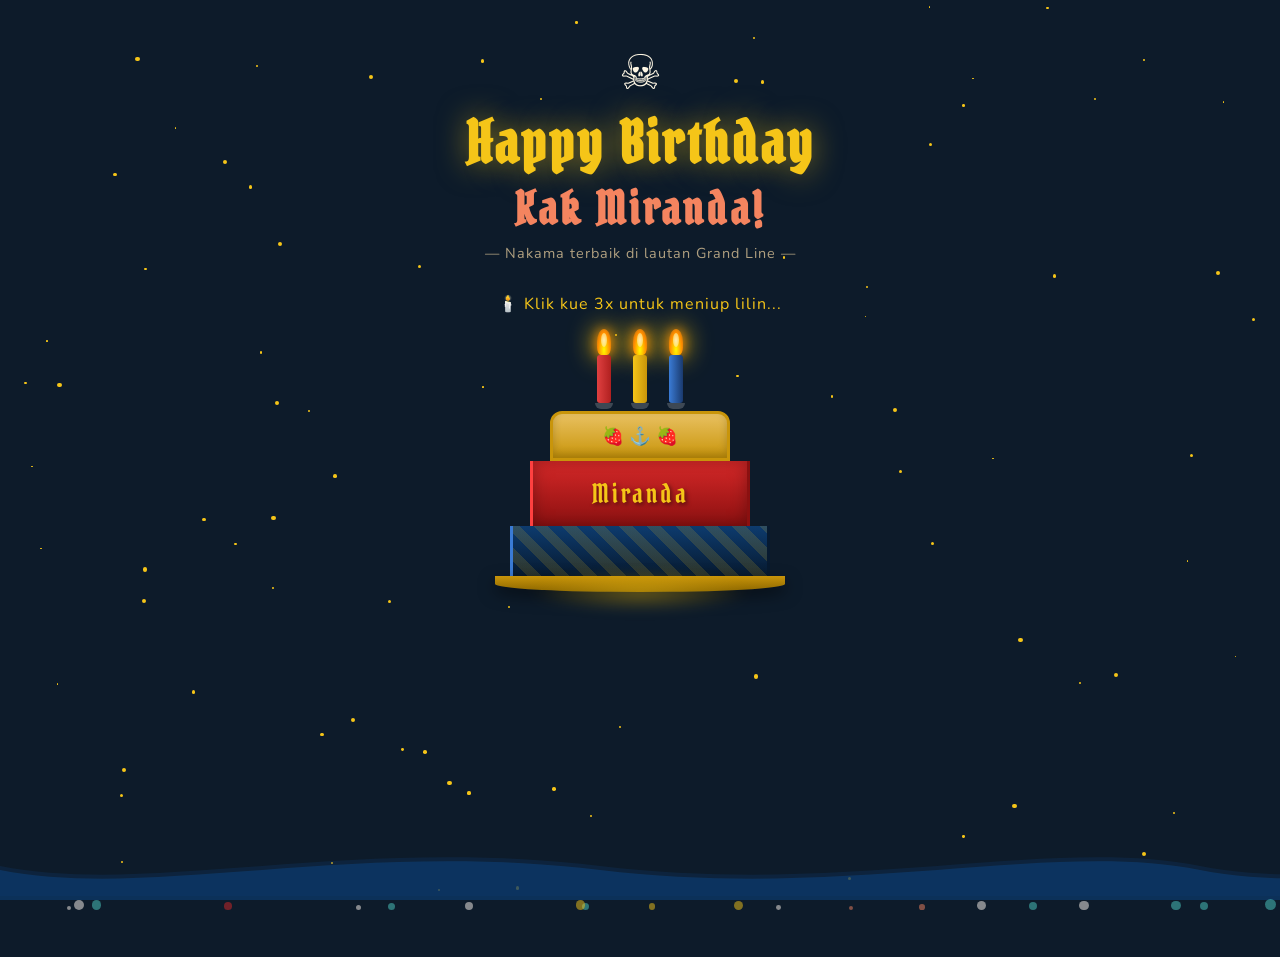
<file: index.html>
<!DOCTYPE html>
<html lang="id">
<head>
  <meta charset="UTF-8"/>
  <meta name="viewport" content="width=device-width, initial-scale=1.0"/>
  <title>Happy Birthday Kak Miranda! 🏴‍☠️</title>
  <link rel="stylesheet" href="style.css"/>
  <link href="https://fonts.googleapis.com/css2?family=Pirata+One&family=Nunito:wght@400;700;800;900&display=swap" rel="stylesheet"/>
</head>
<body class="main-page">

  <!-- Stars -->
  <div class="stars" id="stars"></div>

  <!-- Ocean -->
  <div class="ocean">
    <div class="wave"></div>
    <div class="wave wave2"></div>
  </div>

  <!-- Floating particles -->
  <div class="particles" id="particles"></div>

  <div class="main-wrapper">

    <div class="top-banner">
      <span class="jolly-roger">☠</span>
      <h1 class="main-title">Happy Birthday</h1>
      <h2 class="name-title">Kak Miranda!</h2>
      <p class="subtitle">— Nakama terbaik di lautan Grand Line —</p>
    </div>

    <!-- Cake Section -->
    <div class="cake-section">
      <p class="hint-text" id="hintText">🕯️ Klik kue 3x untuk meniup lilin...</p>

      <div class="cake-wrap" id="cakeWrap" onclick="blowCandle()">
        <div class="cake-glow" id="cakeGlow"></div>

        <!-- Candles -->
        <div class="candles" id="candles">
          <div class="candle" id="c1">
            <div class="flame" id="f1">
              <div class="flame-inner"></div>
            </div>
            <div class="candle-body c-red"></div>
            <div class="candle-drip"></div>
          </div>
          <div class="candle" id="c2">
            <div class="flame" id="f2">
              <div class="flame-inner"></div>
            </div>
            <div class="candle-body c-gold"></div>
            <div class="candle-drip"></div>
          </div>
          <div class="candle" id="c3">
            <div class="flame" id="f3">
              <div class="flame-inner"></div>
            </div>
            <div class="candle-body c-navy"></div>
            <div class="candle-drip"></div>
          </div>
        </div>

        <!-- Cake layers -->
        <div class="cake">
          <div class="cake-top">
            <div class="cake-deco">🍓 ⚓ 🍓</div>
          </div>
          <div class="cake-mid">
            <span class="cake-text">Miranda</span>
          </div>
          <div class="cake-bot">
            <div class="cake-stripe"></div>
          </div>
          <div class="cake-plate"></div>
        </div>
      </div>

      <!-- Click indicator rings -->
      <div class="click-rings" id="clickRings">
        <div class="ring r1" id="ring1"></div>
        <div class="ring r2" id="ring2"></div>
        <div class="ring r3" id="ring3"></div>
      </div>
    </div>

    <!-- Open message button -->
    <div class="open-btn-wrap" id="openBtnWrap">
      <div class="btn-sparkles">✦ ✦ ✦</div>
      <a href="yes.html" class="btn-open">
        💌 Buka Pesannya 💌
      </a>
      <div class="btn-sparkles">✦ ✦ ✦</div>
    </div>

  </div>

  <script src="script.js"></script>
</body>
</html>
</file>
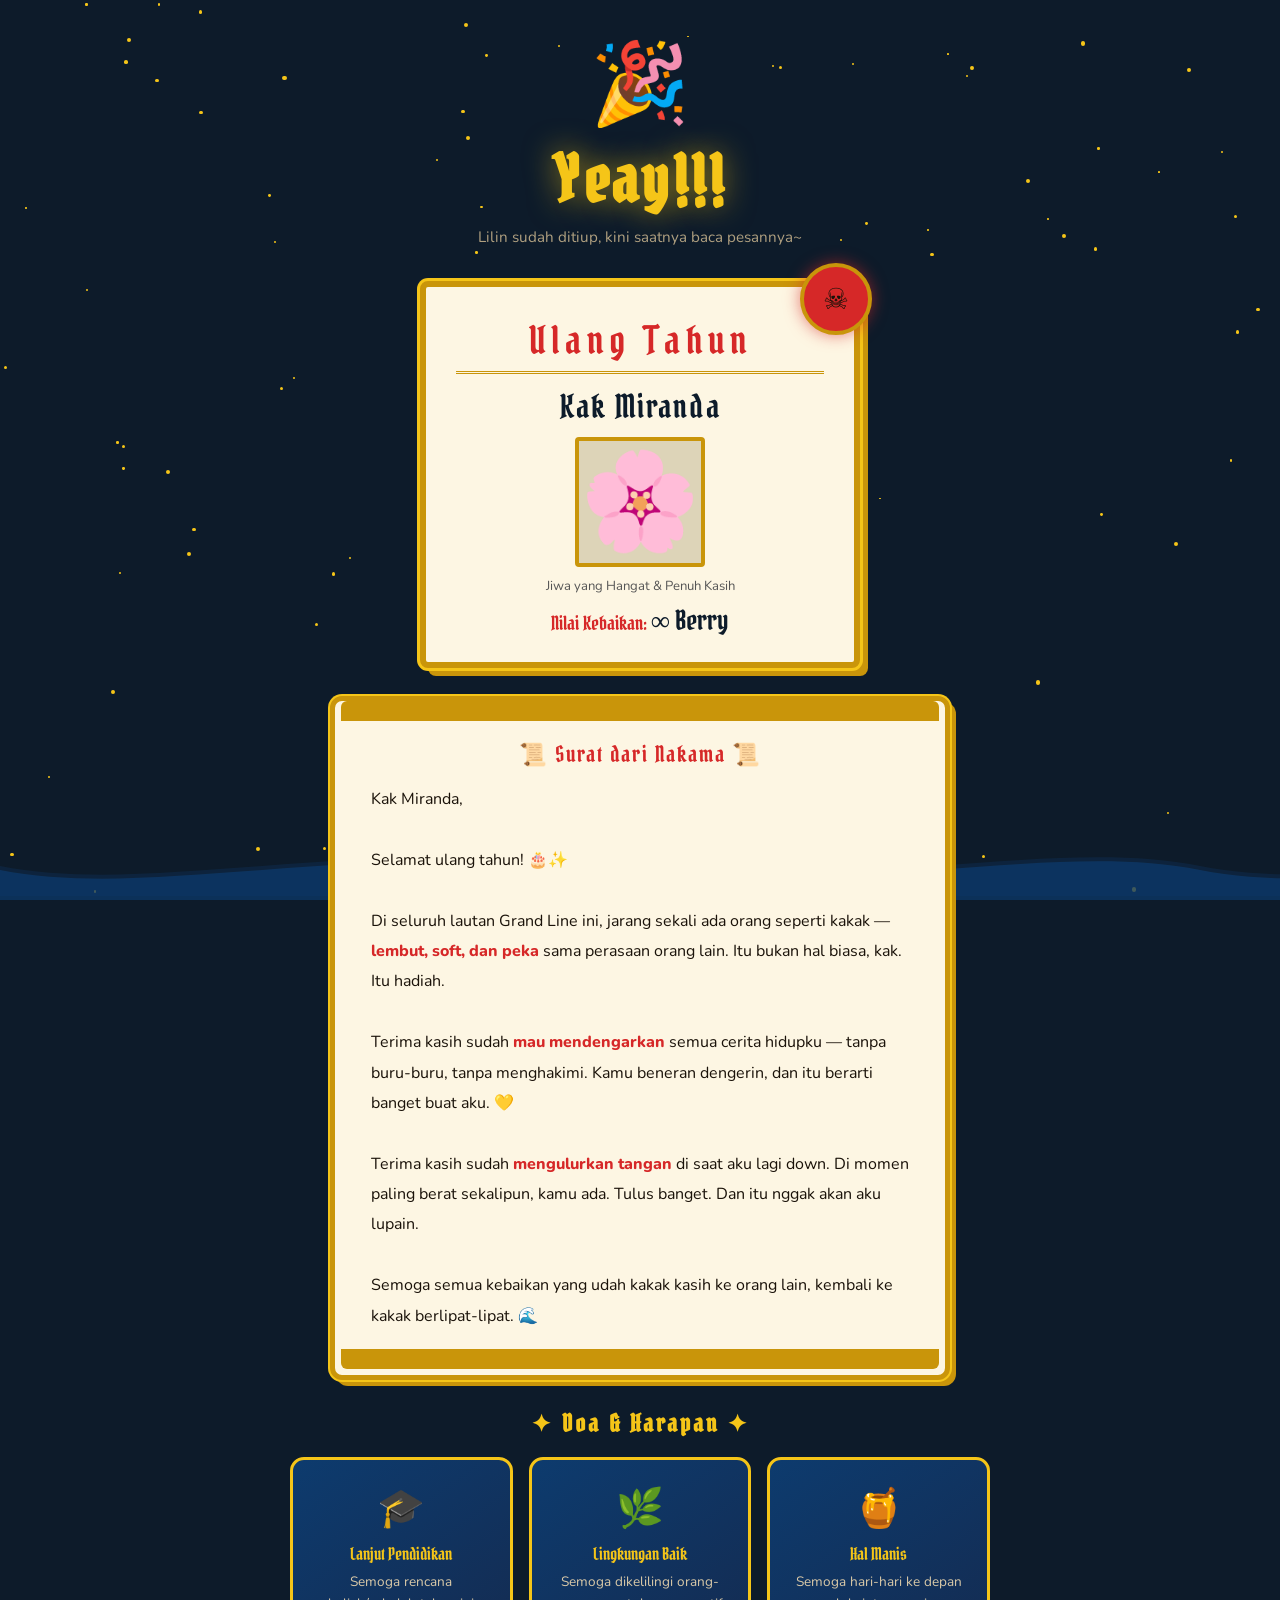
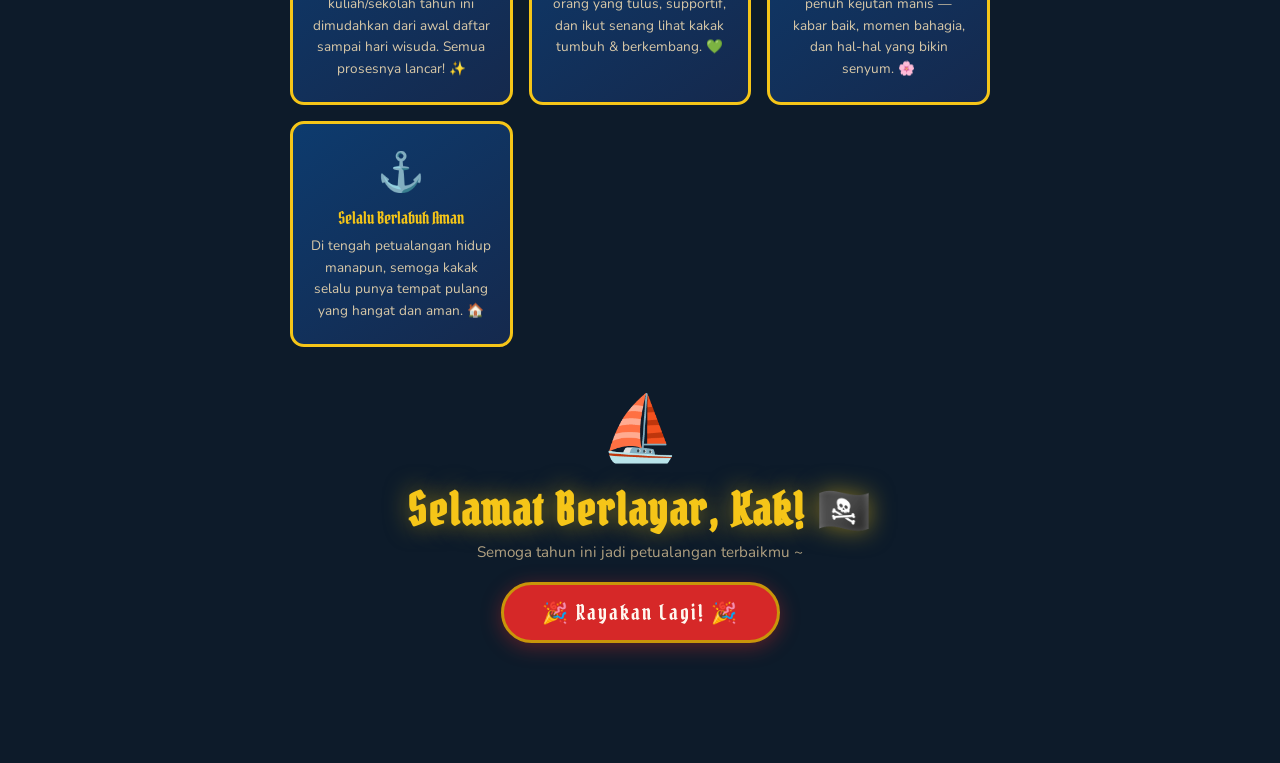
<file: yes.html>
<!DOCTYPE html>
<html lang="id">
<head>
  <meta charset="UTF-8"/>
  <meta name="viewport" content="width=device-width, initial-scale=1.0"/>
  <title>Pesan untuk Kak Miranda 💌</title>
  <link rel="stylesheet" href="style.css"/>
  <link href="https://fonts.googleapis.com/css2?family=Pirata+One&family=Nunito:wght@400;700;800;900&display=swap" rel="stylesheet"/>
</head>
<body class="yes-page">

  <!-- Stars -->
  <div class="stars" id="stars"></div>

  <!-- Confetti container -->
  <div id="confettiContainer"></div>

  <!-- Ocean -->
  <div class="ocean">
    <div class="wave"></div>
    <div class="wave wave2"></div>
  </div>

  <div class="yes-wrapper">

    <!-- Boom header -->
    <div class="boom-header" id="boomHeader">
      <div class="boom-emoji">🎉</div>
      <h1 class="boom-title">Yeay!!!</h1>
      <p class="boom-sub">Lilin sudah ditiup, kini saatnya baca pesannya~</p>
    </div>

    <!-- Wanted poster -->
    <div class="wanted-card reveal-item" id="wantedCard">
      <div class="seal">☠</div>
      <div class="wanted-label">Ulang Tahun</div>
      <div class="wanted-name">Kak Miranda</div>
      <div class="wanted-img-wrap">🌸</div>
      <p class="wanted-desc">Jiwa yang Hangat &amp; Penuh Kasih</p>
      <div class="wanted-bounty">Nilai Kebaikan: <span>∞ Berry</span></div>
    </div>

    <!-- Scroll message -->
    <div class="scroll-container reveal-item" id="scrollMsg">
      <span class="scroll-bar top-bar"></span>
      <div class="scroll-title">📜 Surat dari Nakama 📜</div>
      <div class="scroll-body">
        <p>Kak Miranda,</p>
        <br>
        <p>Selamat ulang tahun! 🎂✨</p>
        <br>
        <p>Di seluruh lautan Grand Line ini, jarang sekali ada orang seperti kakak — <strong>lembut, soft, dan peka</strong> sama perasaan orang lain. Itu bukan hal biasa, kak. Itu hadiah.</p>
        <br>
        <p>Terima kasih sudah <strong>mau mendengarkan</strong> semua cerita hidupku — tanpa buru-buru, tanpa menghakimi. Kamu beneran dengerin, dan itu berarti banget buat aku. 💛</p>
        <br>
        <p>Terima kasih sudah <strong>mengulurkan tangan</strong> di saat aku lagi down. Di momen paling berat sekalipun, kamu ada. Tulus banget. Dan itu nggak akan aku lupain.</p>
        <br>
        <p>Semoga semua kebaikan yang udah kakak kasih ke orang lain, kembali ke kakak berlipat-lipat. 🌊</p>
      </div>
      <span class="scroll-bar bot-bar"></span>
    </div>

    <!-- Doa cards -->
    <div class="doa-section reveal-item" id="doaSection">
      <h3 class="doa-heading">✦ Doa &amp; Harapan ✦</h3>
      <div class="doa-grid">
        <div class="doa-card">
          <span class="doa-icon">🎓</span>
          <div class="doa-title">Lanjut Pendidikan</div>
          <div class="doa-text">Semoga rencana kuliah/sekolah tahun ini dimudahkan dari awal daftar sampai hari wisuda. Semua prosesnya lancar! ✨</div>
        </div>
        <div class="doa-card">
          <span class="doa-icon">🌿</span>
          <div class="doa-title">Lingkungan Baik</div>
          <div class="doa-text">Semoga dikelilingi orang-orang yang tulus, supportif, dan ikut senang lihat kakak tumbuh &amp; berkembang. 💚</div>
        </div>
        <div class="doa-card">
          <span class="doa-icon">🍯</span>
          <div class="doa-title">Hal Manis</div>
          <div class="doa-text">Semoga hari-hari ke depan penuh kejutan manis — kabar baik, momen bahagia, dan hal-hal yang bikin senyum. 🌸</div>
        </div>
        <div class="doa-card">
          <span class="doa-icon">⚓</span>
          <div class="doa-title">Selalu Berlabuh Aman</div>
          <div class="doa-text">Di tengah petualangan hidup manapun, semoga kakak selalu punya tempat pulang yang hangat dan aman. 🏠</div>
        </div>
      </div>
    </div>

    <!-- Final message -->
    <div class="final-msg reveal-item" id="finalMsg">
      <div class="ship-float">⛵</div>
      <h2 class="final-title">Selamat Berlayar, Kak! 🏴‍☠️</h2>
      <p class="final-sub">Semoga tahun ini jadi petualangan terbaikmu ~</p>
      <button class="btn-again" onclick="launchConfetti()">🎉 Rayakan Lagi! 🎉</button>
    </div>

  </div>

  <script src="yes-script.js"></script>
</body>
</html>
</file>
<file: style.css>
/* =============================================
   style.css — One Piece Birthday Theme
   ============================================= */

:root {
  --cream:    #fdf6e3;
  --gold:     #f5c518;
  --dark-gold:#c9950a;
  --navy:     #0d1b2a;
  --navy-mid: #0d3b6e;
  --red:      #d62828;
  --warm:     #f4845f;
  --white:    #fff8f0;
  --ink:      #1a1209;
  --text-dim: #b0a080;
  --card-bg:  linear-gradient(145deg, #0d3b6e, #15294d);
}

/* ===== RESET ===== */
*, *::before, *::after { margin: 0; padding: 0; box-sizing: border-box; }

html { scroll-behavior: smooth; }

body {
  font-family: 'Nunito', sans-serif;
  background: var(--navy);
  color: var(--cream);
  overflow-x: hidden;
  min-height: 100vh;
  cursor: url("data:image/svg+xml,%3Csvg xmlns='http://www.w3.org/2000/svg' width='28' height='28' viewBox='0 0 28 28'%3E%3Ctext y='22' font-size='22'%3E⚓%3C/text%3E%3C/svg%3E") 14 14, auto;
}

/* ===== STARS ===== */
.stars {
  position: fixed; top: 0; left: 0;
  width: 100%; height: 100%;
  pointer-events: none; z-index: 0;
  overflow: hidden;
}
.star {
  position: absolute;
  background: var(--gold);
  border-radius: 50%;
  animation: twinkle 3s ease-in-out infinite alternate;
}
@keyframes twinkle {
  0%   { opacity: .15; transform: scale(1); }
  100% { opacity: 1;   transform: scale(1.8); }
}

/* ===== OCEAN / WAVE ===== */
.ocean {
  position: fixed; bottom: 0; left: 0;
  width: 100%; height: 80px;
  z-index: 0; pointer-events: none;
}
.wave {
  position: absolute; bottom: 0;
  width: 200%; height: 60px;
  background: url("data:image/svg+xml,%3Csvg xmlns='http://www.w3.org/2000/svg' viewBox='0 0 1200 60'%3E%3Cpath d='M0,30 C150,60 350,0 600,30 C850,60 1050,0 1200,30 L1200,60 L0,60 Z' fill='%230d3b6e' opacity='0.7'/%3E%3C/svg%3E") repeat-x;
  animation: wave-move 7s linear infinite;
}
.wave2 {
  animation: wave-move 10s linear infinite reverse;
  opacity: .4; bottom: 4px;
}
@keyframes wave-move {
  0%   { transform: translateX(0); }
  100% { transform: translateX(-50%); }
}

/* ===== PARTICLES ===== */
.particles {
  position: fixed; top: 0; left: 0;
  width: 100%; height: 100%;
  pointer-events: none; z-index: 0;
}
.particle {
  position: absolute;
  border-radius: 50%;
  animation: particle-float linear infinite;
  opacity: .5;
}
@keyframes particle-float {
  0%   { transform: translateY(100vh) rotate(0deg); opacity: .5; }
  100% { transform: translateY(-10vh) rotate(360deg); opacity: 0; }
}

/* ===== CONFETTI ===== */
.confetti-piece {
  position: fixed;
  pointer-events: none;
  z-index: 9999;
  animation: confetti-fall linear forwards;
  border-radius: 2px;
}
@keyframes confetti-fall {
  0%   { transform: translateY(-10vh) rotate(0deg)   translateX(0); opacity: 1; }
  100% { transform: translateY(110vh) rotate(720deg) translateX(var(--dx, 0px)); opacity: 0; }
}

/* =============================================
   INDEX PAGE
   ============================================= */
.main-page { }

.main-wrapper {
  position: relative; z-index: 1;
  max-width: 700px; margin: 0 auto;
  padding: 40px 20px 120px;
  display: flex; flex-direction: column; align-items: center;
}

/* Top banner */
.top-banner { text-align: center; margin-bottom: 10px; }
.jolly-roger {
  font-size: 3rem; display: block;
  animation: spin-slow 12s linear infinite;
}
@keyframes spin-slow {
  0%   { transform: rotate(0deg); }
  100% { transform: rotate(360deg); }
}
.main-title {
  font-family: 'Pirata One', cursive;
  font-size: clamp(2.2rem, 6vw, 3.6rem);
  color: var(--gold);
  text-shadow: 0 0 30px rgba(245,197,24,.5);
  letter-spacing: 3px;
  animation: glow-pulse 3s ease-in-out infinite;
}
@keyframes glow-pulse {
  0%, 100% { text-shadow: 0 0 20px rgba(245,197,24,.4); }
  50%       { text-shadow: 0 0 40px rgba(245,197,24,.9), 0 0 80px rgba(245,197,24,.3); }
}
.name-title {
  font-family: 'Pirata One', cursive;
  font-size: clamp(1.8rem, 5vw, 2.8rem);
  color: var(--warm);
  letter-spacing: 4px;
}
.subtitle {
  font-size: .9rem; color: var(--text-dim);
  margin-top: 6px; letter-spacing: 1px;
}

/* Cake section */
.cake-section {
  display: flex; flex-direction: column; align-items: center;
  margin: 20px 0;
}
.hint-text {
  font-size: 1rem; color: var(--gold);
  margin-bottom: 14px; letter-spacing: 1px;
  animation: hint-bounce .8s ease-in-out infinite alternate;
}
@keyframes hint-bounce {
  0%   { transform: translateY(0); }
  100% { transform: translateY(-4px); }
}

.cake-wrap {
  position: relative; cursor: pointer;
  transition: transform .15s;
  -webkit-tap-highlight-color: transparent;
}
.cake-wrap:active { transform: scale(.97); }

/* Glow under cake */
.cake-glow {
  position: absolute; bottom: -20px; left: 50%;
  transform: translateX(-50%);
  width: 220px; height: 40px;
  background: radial-gradient(ellipse, rgba(245,197,24,.4), transparent 70%);
  filter: blur(6px);
  transition: opacity .5s;
}

/* Candles */
.candles {
  display: flex; gap: 18px;
  justify-content: center;
  margin-bottom: 2px;
  position: relative; z-index: 2;
}
.candle { display: flex; flex-direction: column; align-items: center; }

.flame {
  width: 14px; height: 26px;
  background: radial-gradient(ellipse at 50% 80%, #fff700, #ff8c00 60%, transparent 100%);
  border-radius: 50% 50% 30% 30%;
  position: relative;
  animation: flicker .4s ease-in-out infinite alternate;
  filter: drop-shadow(0 0 6px #ff8c00) drop-shadow(0 0 12px #ffcc00);
  transition: opacity .5s, transform .5s;
}
.flame-inner {
  position: absolute; top: 4px; left: 50%; transform: translateX(-50%);
  width: 6px; height: 14px;
  background: radial-gradient(ellipse, #fff, #ffe680 80%, transparent);
  border-radius: 50%;
  opacity: .7;
}
@keyframes flicker {
  0%   { transform: scaleX(1)   scaleY(1)   rotate(-2deg); }
  100% { transform: scaleX(.85) scaleY(1.1) rotate(2deg); }
}
.flame.blown {
  opacity: 0; transform: scaleX(0) scaleY(0);
}

.candle-body {
  width: 14px; height: 48px;
  border-radius: 3px;
  position: relative;
}
.c-red  { background: linear-gradient(to right, #e04040, #b02020); }
.c-gold { background: linear-gradient(to right, #f5c518, #c9950a); }
.c-navy { background: linear-gradient(to right, #3a7bd5, #1a3a6e); }

.candle-drip {
  width: 18px; height: 6px;
  border-radius: 0 0 6px 6px;
  background: rgba(255,255,255,.2);
}

/* Cake layers */
.cake { display: flex; flex-direction: column; align-items: center; }
.cake-top {
  width: 180px; height: 50px;
  background: linear-gradient(to bottom, #e8c060, #c9950a);
  border-radius: 12px 12px 0 0;
  display: flex; align-items: center; justify-content: center;
  border: 3px solid var(--dark-gold);
  box-shadow: inset 0 -4px 8px rgba(0,0,0,.2);
}
.cake-deco { font-size: 1.1rem; }

.cake-mid {
  width: 220px; height: 65px;
  background: linear-gradient(to bottom, #d62828, #8b1010);
  display: flex; align-items: center; justify-content: center;
  border-left: 3px solid #ff4040;
  border-right: 3px solid #8b1010;
  box-shadow: inset 0 0 16px rgba(0,0,0,.3);
}
.cake-text {
  font-family: 'Pirata One', cursive;
  font-size: 1.6rem; color: var(--gold);
  text-shadow: 2px 2px 4px rgba(0,0,0,.5);
  letter-spacing: 3px;
}

.cake-bot {
  width: 260px; height: 50px;
  background: linear-gradient(to bottom, #0d3b6e, #071a30);
  border-left: 3px solid #3a7bd5;
  border-right: 3px solid #071a30;
  overflow: hidden;
  display: flex; align-items: center;
}
.cake-stripe {
  width: 100%; height: 100%;
  background: repeating-linear-gradient(
    45deg, transparent, transparent 10px,
    rgba(245,197,24,.15) 10px, rgba(245,197,24,.15) 20px
  );
}

.cake-plate {
  width: 290px; height: 16px;
  background: linear-gradient(to bottom, #c9950a, #8a6500);
  border-radius: 0 0 50% 50%;
  box-shadow: 0 6px 16px rgba(0,0,0,.5);
}

/* Click rings */
.click-rings { position: relative; margin-top: 10px; height: 40px; }
.ring {
  position: absolute; left: 50%; top: 50%;
  transform: translate(-50%, -50%) scale(0);
  border-radius: 50%;
  border: 3px solid var(--gold);
  opacity: 0;
  pointer-events: none;
}
.ring.pop {
  animation: ring-pop .6s ease-out forwards;
}
.r1 { width: 60px;  height: 60px; }
.r2 { width: 90px;  height: 90px;  border-color: var(--red); }
.r3 { width: 120px; height: 120px; border-color: var(--warm); }
@keyframes ring-pop {
  0%   { transform: translate(-50%,-50%) scale(0); opacity: 1; }
  100% { transform: translate(-50%,-50%) scale(1); opacity: 0; }
}

/* Open button */
.open-btn-wrap {
  text-align: center; margin-top: 32px;
  opacity: 0; transform: translateY(30px);
  transition: opacity .8s, transform .8s;
  pointer-events: none;
}
.open-btn-wrap.show {
  opacity: 1; transform: translateY(0);
  pointer-events: all;
}
.btn-sparkles {
  color: var(--gold); font-size: 1.2rem; letter-spacing: 12px;
  animation: sparkle-blink 1.2s ease-in-out infinite alternate;
}
@keyframes sparkle-blink {
  0%   { opacity: .3; }
  100% { opacity: 1; }
}
.btn-open {
  display: inline-block;
  margin: 12px 0;
  padding: 16px 44px;
  background: var(--red);
  color: var(--white);
  text-decoration: none;
  border: 3px solid var(--dark-gold);
  border-radius: 50px;
  font-family: 'Pirata One', cursive;
  font-size: 1.4rem;
  letter-spacing: 2px;
  box-shadow: 0 0 24px rgba(214,40,40,.5);
  transition: transform .25s, box-shadow .25s;
  animation: btn-glow 2s ease-in-out infinite alternate;
}
.btn-open:hover {
  transform: scale(1.08);
  box-shadow: 0 0 40px rgba(214,40,40,.8);
}
@keyframes btn-glow {
  0%   { box-shadow: 0 0 16px rgba(214,40,40,.4); }
  100% { box-shadow: 0 0 40px rgba(245,197,24,.7); }
}

/* =============================================
   YES PAGE
   ============================================= */
.yes-page { }

.yes-wrapper {
  position: relative; z-index: 1;
  max-width: 780px; margin: 0 auto;
  padding: 30px 20px 120px;
  display: flex; flex-direction: column; align-items: center;
}

/* Boom header */
.boom-header {
  text-align: center; margin-bottom: 24px;
  opacity: 0; transform: scale(.5);
  animation: boom-in .7s cubic-bezier(.34,1.56,.64,1) .1s forwards;
}
@keyframes boom-in {
  to { opacity: 1; transform: scale(1); }
}
.boom-emoji {
  font-size: 5rem;
  animation: spin-sway 3s ease-in-out infinite;
}
@keyframes spin-sway {
  0%, 100% { transform: rotate(-10deg) scale(1); }
  50%       { transform: rotate(10deg)  scale(1.1); }
}
.boom-title {
  font-family: 'Pirata One', cursive;
  font-size: clamp(2.4rem, 7vw, 4rem);
  color: var(--gold);
  text-shadow: 0 0 30px rgba(245,197,24,.6);
  letter-spacing: 4px;
}
.boom-sub { color: var(--text-dim); margin-top: 6px; font-size: .95rem; }

/* Reveal items */
.reveal-item {
  opacity: 0; transform: translateY(40px);
  transition: opacity .8s ease, transform .8s ease;
}
.reveal-item.visible {
  opacity: 1; transform: translateY(0);
}

/* Wanted card */
.wanted-card {
  background: var(--cream); color: var(--ink);
  border: 6px solid var(--dark-gold);
  border-radius: 8px;
  padding: 28px 30px 24px;
  margin: 10px auto 28px;
  max-width: 440px; width: 100%;
  text-align: center;
  box-shadow: 0 0 0 3px var(--gold), 8px 8px 0 var(--dark-gold);
  position: relative;
}
.seal {
  position: absolute; top: -24px; right: -18px;
  width: 72px; height: 72px;
  background: var(--red); border-radius: 50%;
  border: 4px solid var(--dark-gold);
  display: flex; align-items: center; justify-content: center;
  font-size: 1.8rem;
  animation: spin-seal 10s linear infinite;
  box-shadow: 0 0 16px rgba(213,40,40,.6);
}
@keyframes spin-seal { to { transform: rotate(360deg); } }
.wanted-label {
  font-family: 'Pirata One', cursive;
  font-size: 2.4rem; letter-spacing: 6px;
  color: var(--red);
  border-bottom: 3px double var(--dark-gold);
  padding-bottom: 6px;
}
.wanted-name {
  font-family: 'Pirata One', cursive;
  font-size: 2rem; color: var(--navy);
  margin: 12px 0 8px; letter-spacing: 2px;
}
.wanted-img-wrap {
  width: 130px; height: 130px;
  margin: 10px auto;
  border: 4px solid var(--dark-gold); border-radius: 4px;
  background: #ddd4b8;
  display: flex; align-items: center; justify-content: center;
  font-size: 6rem;
}
.wanted-desc { font-size: .82rem; color: #555; margin: 4px 0 2px; }
.wanted-bounty {
  font-family: 'Pirata One', cursive;
  font-size: 1.2rem; color: var(--red);
  margin-top: 8px;
}
.wanted-bounty span { font-size: 1.7rem; color: var(--navy); }

/* Scroll message */
.scroll-container {
  background: var(--cream); color: var(--ink);
  border: 5px solid var(--dark-gold); border-radius: 12px;
  padding: 30px 36px;
  margin: 0 auto 28px;
  max-width: 620px; width: 100%;
  box-shadow: 0 0 0 2px var(--gold), 6px 6px 0 var(--dark-gold);
  position: relative;
}
.scroll-bar {
  display: block;
  width: calc(100% + 60px); height: 20px;
  background: var(--dark-gold); border-radius: 6px;
  margin-left: -30px;
}
.top-bar { margin-top: -30px; margin-bottom: 18px; border-radius: 6px 6px 0 0; }
.bot-bar { margin-top: 18px; margin-bottom: -24px; border-radius: 0 0 6px 6px; }
.scroll-title {
  font-family: 'Pirata One', cursive;
  font-size: 1.4rem; color: var(--red);
  text-align: center; margin-bottom: 16px;
  letter-spacing: 2px;
}
.scroll-body { font-size: 1rem; line-height: 1.9; }
.scroll-body strong { color: var(--red); font-weight: 800; }

/* Doa section */
.doa-section { width: 100%; max-width: 700px; margin: 0 auto 28px; }
.doa-heading {
  font-family: 'Pirata One', cursive;
  font-size: 1.5rem; color: var(--gold);
  text-align: center; margin-bottom: 18px;
  letter-spacing: 3px;
}
.doa-grid {
  display: grid;
  grid-template-columns: repeat(auto-fit, minmax(200px, 1fr));
  gap: 16px;
}
.doa-card {
  background: var(--card-bg);
  border: 3px solid var(--gold); border-radius: 14px;
  padding: 22px 16px; text-align: center;
  cursor: pointer;
  transition: transform .3s, box-shadow .3s;
}
.doa-card:hover {
  transform: translateY(-8px) rotate(1deg);
  box-shadow: 0 12px 30px rgba(245,197,24,.35);
}
.doa-icon { font-size: 2.4rem; display: block; margin-bottom: 8px; }
.doa-title {
  font-family: 'Pirata One', cursive;
  font-size: 1.05rem; color: var(--gold); margin-bottom: 6px;
}
.doa-text { font-size: .85rem; line-height: 1.6; color: #d9c9a8; }

/* Final message */
.final-msg { text-align: center; margin-top: 10px; }
.ship-float {
  font-size: 4rem;
  animation: ship-sway 4s ease-in-out infinite;
  display: block;
}
@keyframes ship-sway {
  0%, 100% { transform: rotate(-5deg) translateY(0); }
  50%       { transform: rotate(5deg)  translateY(-10px); }
}
.final-title {
  font-family: 'Pirata One', cursive;
  font-size: clamp(1.8rem, 5vw, 2.8rem);
  color: var(--gold);
  text-shadow: 0 0 24px rgba(245,197,24,.5);
  letter-spacing: 2px; margin: 8px 0 4px;
}
.final-sub { color: var(--text-dim); font-size: .95rem; margin-bottom: 20px; }

.btn-again {
  padding: 14px 38px;
  background: var(--red);
  color: var(--white);
  border: 3px solid var(--dark-gold); border-radius: 50px;
  font-family: 'Pirata One', cursive;
  font-size: 1.3rem; letter-spacing: 2px;
  cursor: pointer;
  transition: transform .25s, box-shadow .25s;
  box-shadow: 0 4px 20px rgba(214,40,40,.4);
}
.btn-again:hover {
  transform: scale(1.07);
  box-shadow: 0 8px 32px rgba(214,40,40,.7);
}
</file>
